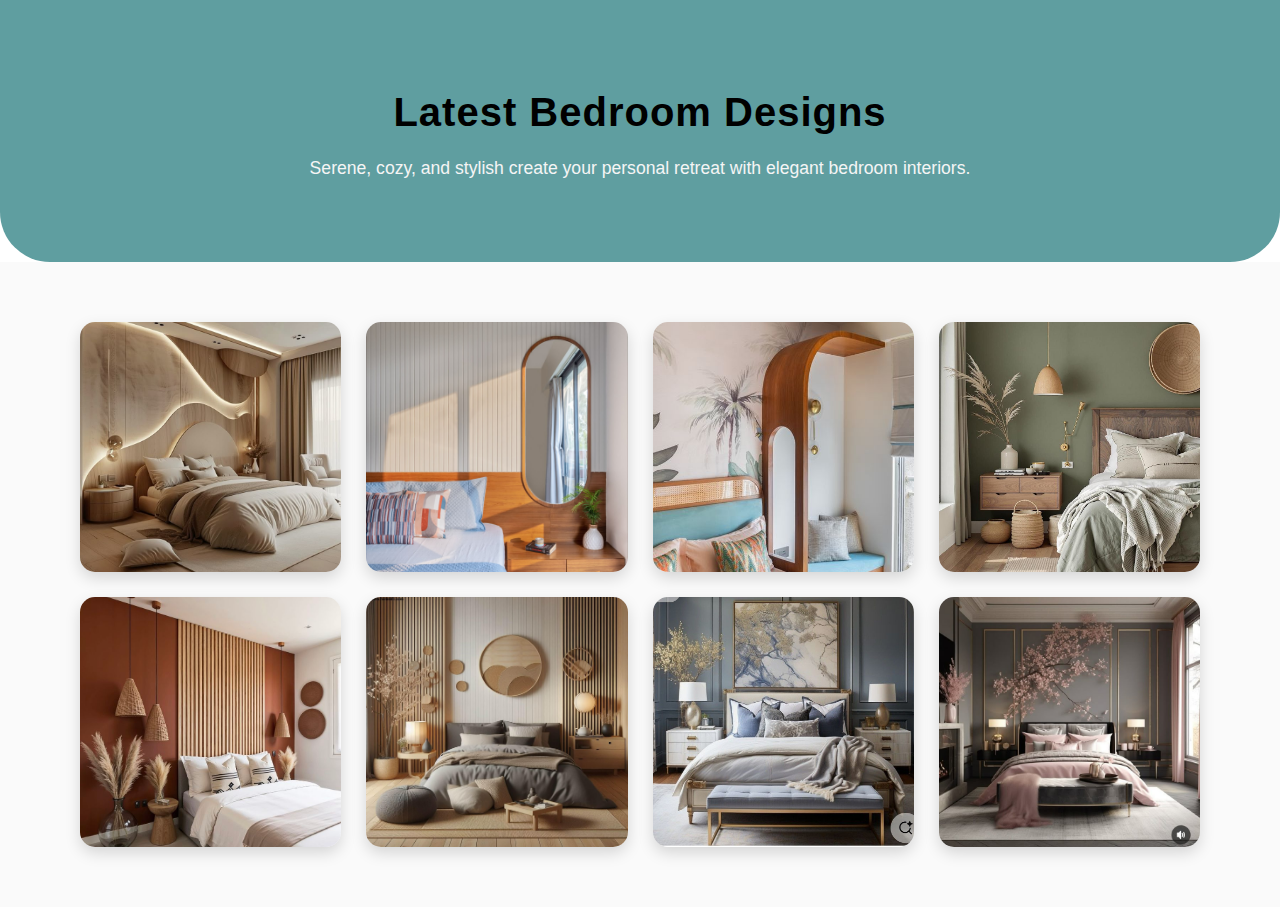
<file: bedroom.html>
<!DOCTYPE html>
<html lang="en">
<head>
  <meta charset="UTF-8">
  <meta name="viewport" content="width=device-width, initial-scale=1.0">
  <title>Kitchen Designs | ArtoSpace</title>
</head>
<style>
    /* General Reset */
* {
  margin: 0;
  padding: 0;
  box-sizing: border-box;
}

body {
  font-family: 'Poppins', sans-serif;
  background-color: #ffffff;
  line-height: 1.6;
}

/* Header Section */
.page-header {
  text-align: center;
  background: cadetblue;
  color: #111;
  padding: 80px 20px;
  border-bottom-left-radius: 50px;
  border-bottom-right-radius: 50px;
}

.page-header h1 {
  font-size: 2.5rem;
  color:black;
  margin-bottom: 10px;
  letter-spacing: 1px;
}

.page-header p {
  font-size: 1.1rem;
  max-width: 700px;
  margin: 0 auto;
  color: #f5f5f5;
}

/* Gallery Section */
.gallery {
  display: grid;
  grid-template-columns: repeat(4, 1fr); /* 4 images per row */
  gap: 25px;
  padding: 60px 80px;
  background-color: #fafafa;
}

.gallery img {
  width: 100%;
  height: 250px;
  object-fit: cover;
  border-radius: 15px;
  box-shadow: 0 6px 15px rgba(0, 0, 0, 0.15);
  transition: transform 0.3s ease, box-shadow 0.3s ease;
}

.gallery img:hover {
  transform: scale(1.05);
  box-shadow: 0 8px 20px rgba(0, 0, 0, 0.25);
}

/* Responsive */
@media (max-width: 768px) {
  .page-header {
    padding: 70px 20px;
  }

  .page-header h1 {
    font-size: 2rem;
  }

  .gallery {
    padding: 40px 20px;
    grid-template-columns: repeat(2, 1fr); 

  }
}

@media (max-width: 480px) {
  .page-header h1 {
    font-size: 1.6rem;
  }

  .page-header p {
    font-size: 1rem;
  }
  .gallery {
    padding: 40px 20px;
    grid-template-columns: repeat(1, 1fr);

  }
}

</style>
<body>
  <header class="page-header">
    <h1>Latest Bedroom Designs</h1>
    <p>Serene, cozy, and stylish create your personal retreat with elegant bedroom interiors.</p>

  </header>

  <section class="gallery ">
    <img src="./bedroom1.jpg" alt="Bedroom Design 1">
    <img src="./bedroom2.jpg" alt="Bedroom Design 2">
    <img src="./bedroom3.jpg" alt="Bedroom Design 3">
    <img src="./bedroom4.jpg" alt="Bedroom Design 3">
    <img src="./bedroom5.jpg" alt="Bedroom Design 3">
    <img src="./bedroom6.jpg" alt="Bedroom Design 3">
    <img src="./bedroom7.jpg" alt="Bedroom Design 3">
    <img src="./bedroom8.jpg" alt="Bedroom Design 3">
  </section>

</body>
</html>
</file>
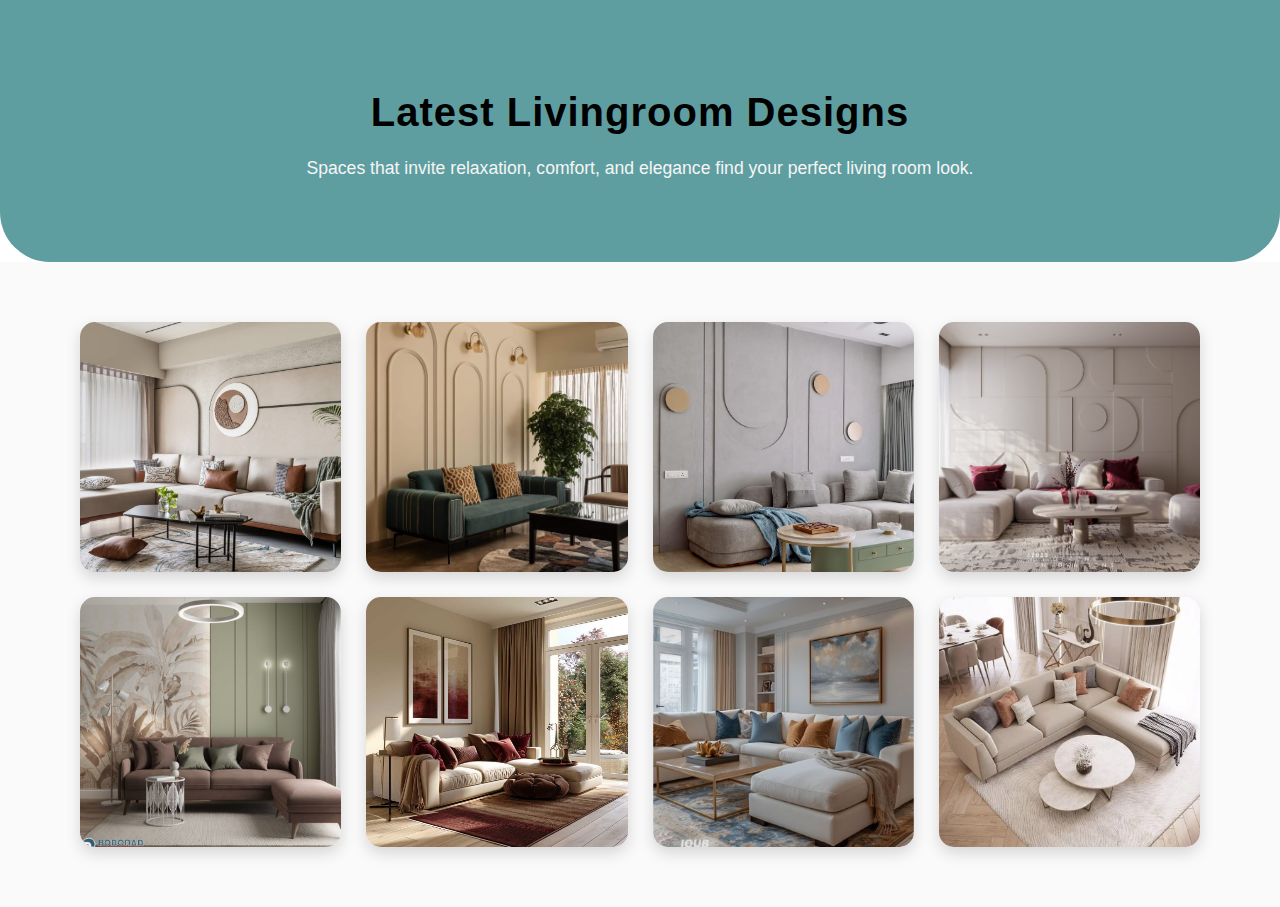
<file: living.html>
<!DOCTYPE html>
<html lang="en">
<head>
  <meta charset="UTF-8">
  <meta name="viewport" content="width=device-width, initial-scale=1.0">
  <title>Kitchen Designs | ArtoSpace</title>
</head>
<style>
    /* General Reset */
* {
  margin: 0;
  padding: 0;
  box-sizing: border-box;
}

body {
  font-family: 'Poppins', sans-serif;
  background-color: #ffffff;
  line-height: 1.6;
}

/* Header Section */
.page-header {
  text-align: center;
  background: cadetblue;
  color: #111;
  padding: 80px 20px;
  border-bottom-left-radius: 50px;
  border-bottom-right-radius: 50px;
}

.page-header h1 {
  font-size: 2.5rem;
  color: black;
  margin-bottom: 10px;
  letter-spacing: 1px;
}

.page-header p {
  font-size: 1.1rem;
  max-width: 700px;
  margin: 0 auto;
  color: #f5f5f5;
}

/* Gallery Section */
.gallery {
  display: grid;
  grid-template-columns: repeat(4, 1fr); /* 4 images per row */
  gap: 25px;
  padding: 60px 80px;
  background-color: #fafafa;
}

.gallery img {
  width: 100%;
  height: 250px;
  object-fit: cover;
  border-radius: 15px;
  box-shadow: 0 6px 15px rgba(0, 0, 0, 0.15);
  transition: transform 0.3s ease, box-shadow 0.3s ease;
}

.gallery img:hover {
  transform: scale(1.05);
  box-shadow: 0 8px 20px rgba(0, 0, 0, 0.25);
}

/* Responsive */
@media (max-width: 768px) {
  .page-header {
    padding: 70px 20px;
  }

  .page-header h1 {
    font-size: 2rem;
  }

  .gallery {
    padding: 40px 20px;
    grid-template-columns: repeat(2, 1fr); 

  }
}

@media (max-width: 480px) {
  .page-header h1 {
    font-size: 1.6rem;
  }

  .page-header p {
    font-size: 1rem;
  }
  .gallery {
    padding: 40px 20px;
    grid-template-columns: repeat(1, 1fr);

  }
}

</style>
<body>
  <header class="page-header">
    <h1>Latest Livingroom Designs</h1>
    <p>Spaces that invite relaxation, comfort, and elegance find your perfect living room look.</p>

  </header>

  <section class="gallery ">
    <img src="living1.jpg" alt="living room Design 1">
    <img src="living2.jpg" alt="living room Design 1">
    <img src="living3.jpg" alt="living room Design 1">
    <img src="living4.jpg" alt="living room Design 1">
    <img src="living5.jpg" alt="living room Design 1">
    <img src="living6.jpg" alt="living room Design 1">
    <img src="living7.jpg" alt="living room Design 1">
    <img src="living8.jpg" alt="living room Design 1">
   
  </section>

</body>
</html>
</file>
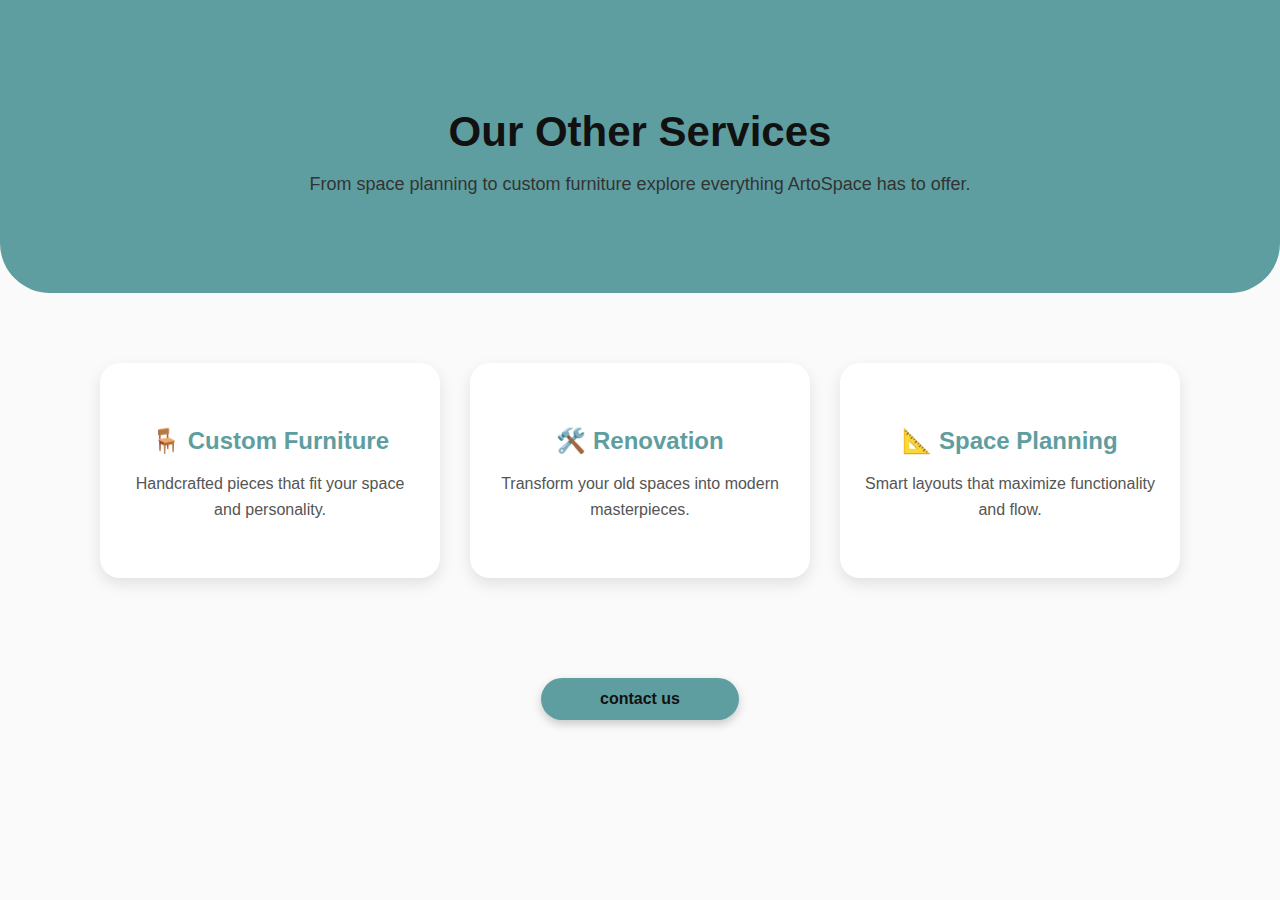
<file: otherser.html>
<!DOCTYPE html>
<html lang="en">
<head>
  <meta charset="UTF-8">
  <meta name="viewport" content="width=device-width, initial-scale=1.0">
  <title>Other Services | ArtoSpace</title>
</head>
<style>

body {
  margin: 0;
  font-family: 'Poppins', sans-serif;
  background-color: #fafafa;
  color: #222;
}

.page-header {
  text-align: center;
  background: cadetblue;
  color: #111;
  padding: 80px 20px;
  border-bottom-left-radius: 50px;
  border-bottom-right-radius: 50px;
}

.page-header h1 {
  font-size: 42px;
  margin-bottom: 10px;
  font-weight: 700;
}

.page-header p {
  font-size: 18px;
  color: #333;
}

.services-list {
  display: grid;
  grid-template-columns: repeat(3, 1fr);
  gap: 30px;
  padding: 70px 100px;
}

.service-item {
  background-color: #fff;
  border-radius: 20px;
  box-shadow: 0 6px 15px rgba(0, 0, 0, 0.1);
  text-align: center;
  padding: 40px 25px;
  transition: transform 0.3s ease, box-shadow 0.3s ease;
}

.service-item:hover {
  transform: translateY(-10px);
  box-shadow: 0 10px 25px rgba(0, 0, 0, 0.2);
}

.service-item h3 {
  font-size: 24px;
  margin-bottom: 15px;
  color:cadetblue;
}

.service-item p {
  font-size: 16px;
  color: #555;
  line-height: 1.6;
}
a {
  display: flex;
  align-items: center;
  justify-content: center;
  background-color:cadetblue;
  color: #111;
  font-weight: 600;
  border: none;
  border-radius: 30px;
  padding: 12px 35px;
  font-size: 16px;
  cursor: pointer;
  width: 10%;
  text-decoration: none;
  transition: all 0.3s ease;
  margin: 30px auto; /* centers horizontally */
  box-shadow: 0 4px 10px rgba(0, 0, 0, 0.2);
}

a:hover {
  background-color: transparent;
  color: cadetblue;
  border: 3px solid cadetblue;
  transform: translateY(-3px);
  box-shadow: 0 6px 15px rgba(0, 0, 0, 0.3);
}
@media (max-width: 992px) {
  .services-list {
    grid-template-columns: repeat(3, 1fr);
    padding: 60px 50px;
  }
  a{
    width: 20%;
    padding-left: 4%;
  }
}

@media (max-width: 576px) {
  .services-list {
    grid-template-columns: 1fr;
    padding: 40px 20px;
  }

  .page-header h1 {
    font-size: 32px;
  }
  a{
    width: 20%;
    padding-left: 6%;
  }
 
}

</style>
<body>
  <header class="page-header">
    <h1>Our Other Services</h1>
    <p>From space planning to custom furniture explore everything ArtoSpace has to offer.</p>
  </header>

  <section class="services-list">
    <div class="service-item">
      <h3>🪑 Custom Furniture</h3>
      <p>Handcrafted pieces that fit your space and personality.</p>
    </div>
    <div class="service-item">
      <h3>🛠️ Renovation</h3>
      <p>Transform your old spaces into modern masterpieces.</p>
    </div>
    <div class="service-item">
      <h3>📐 Space Planning</h3>
      <p>Smart layouts that maximize functionality and flow.</p>
    </div>
  </section>
<a href="./contact-us.html">contact us</a></body>
</html>
</file>
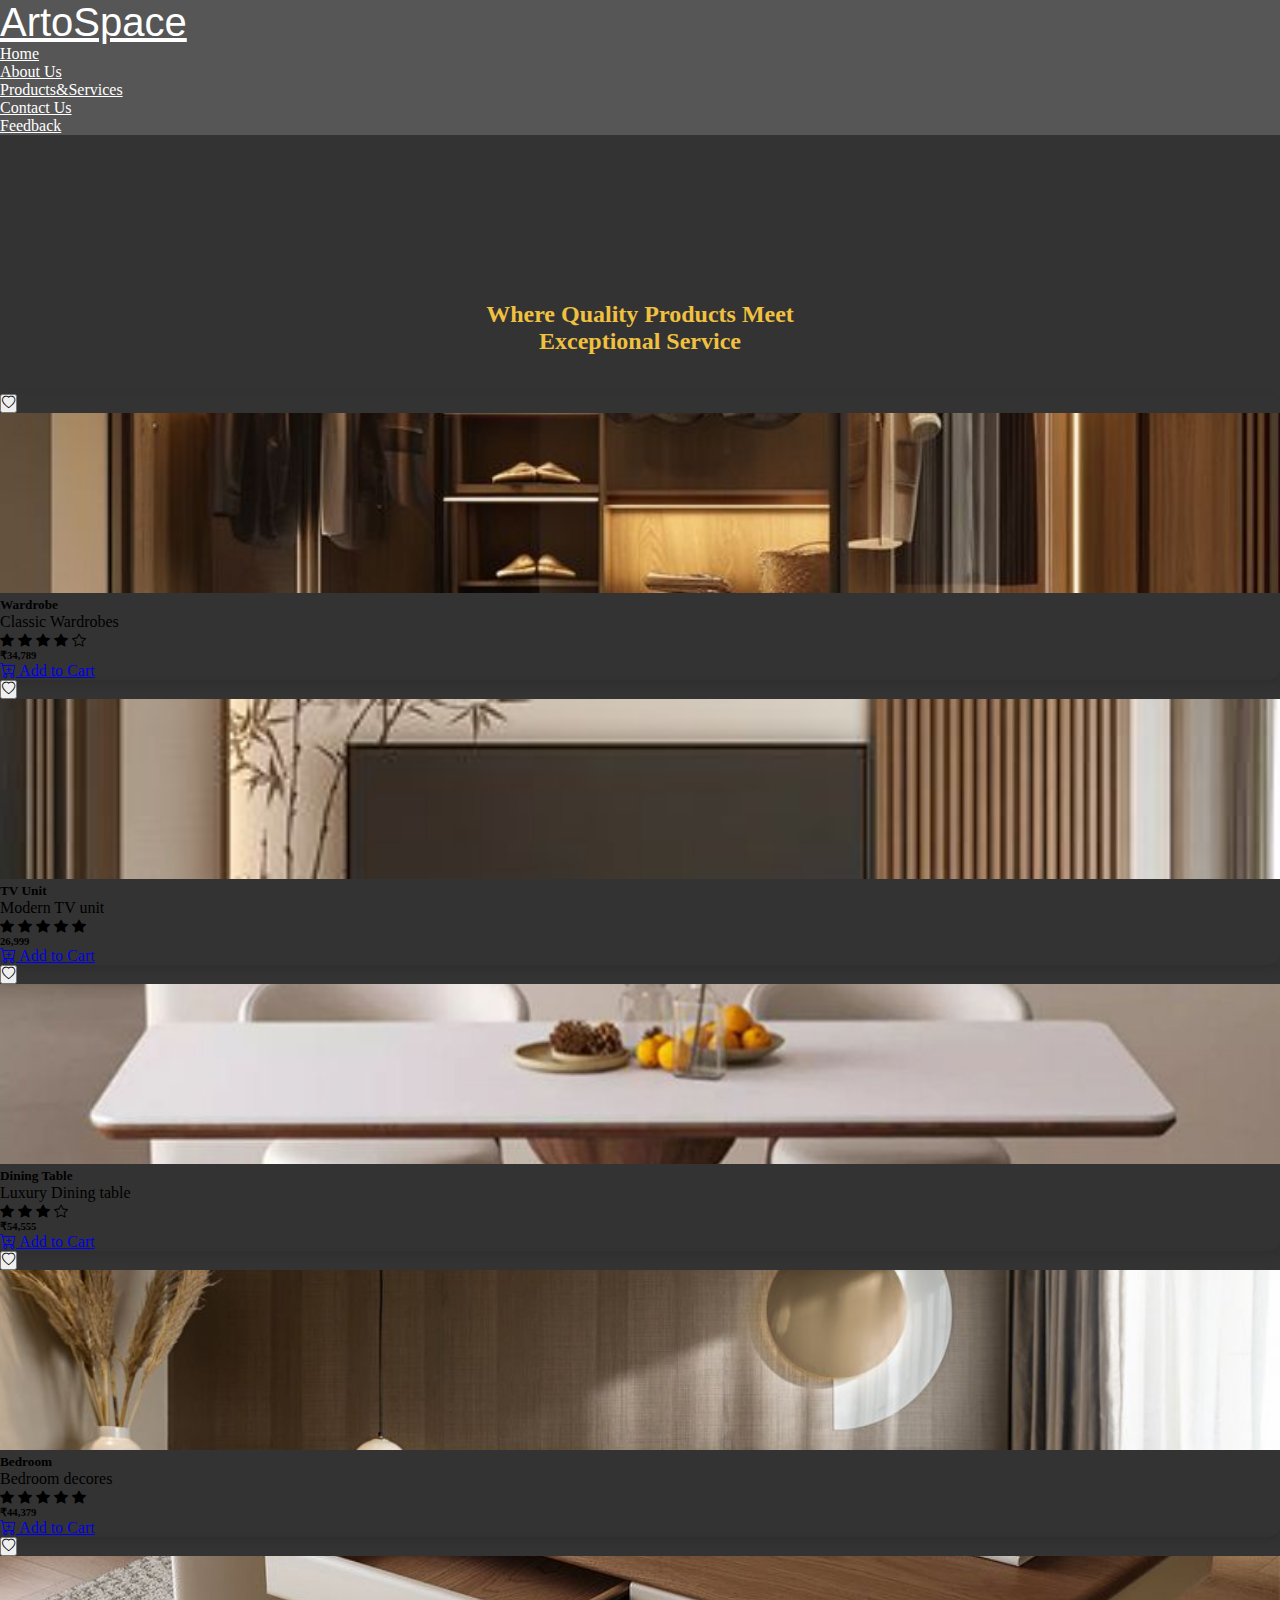
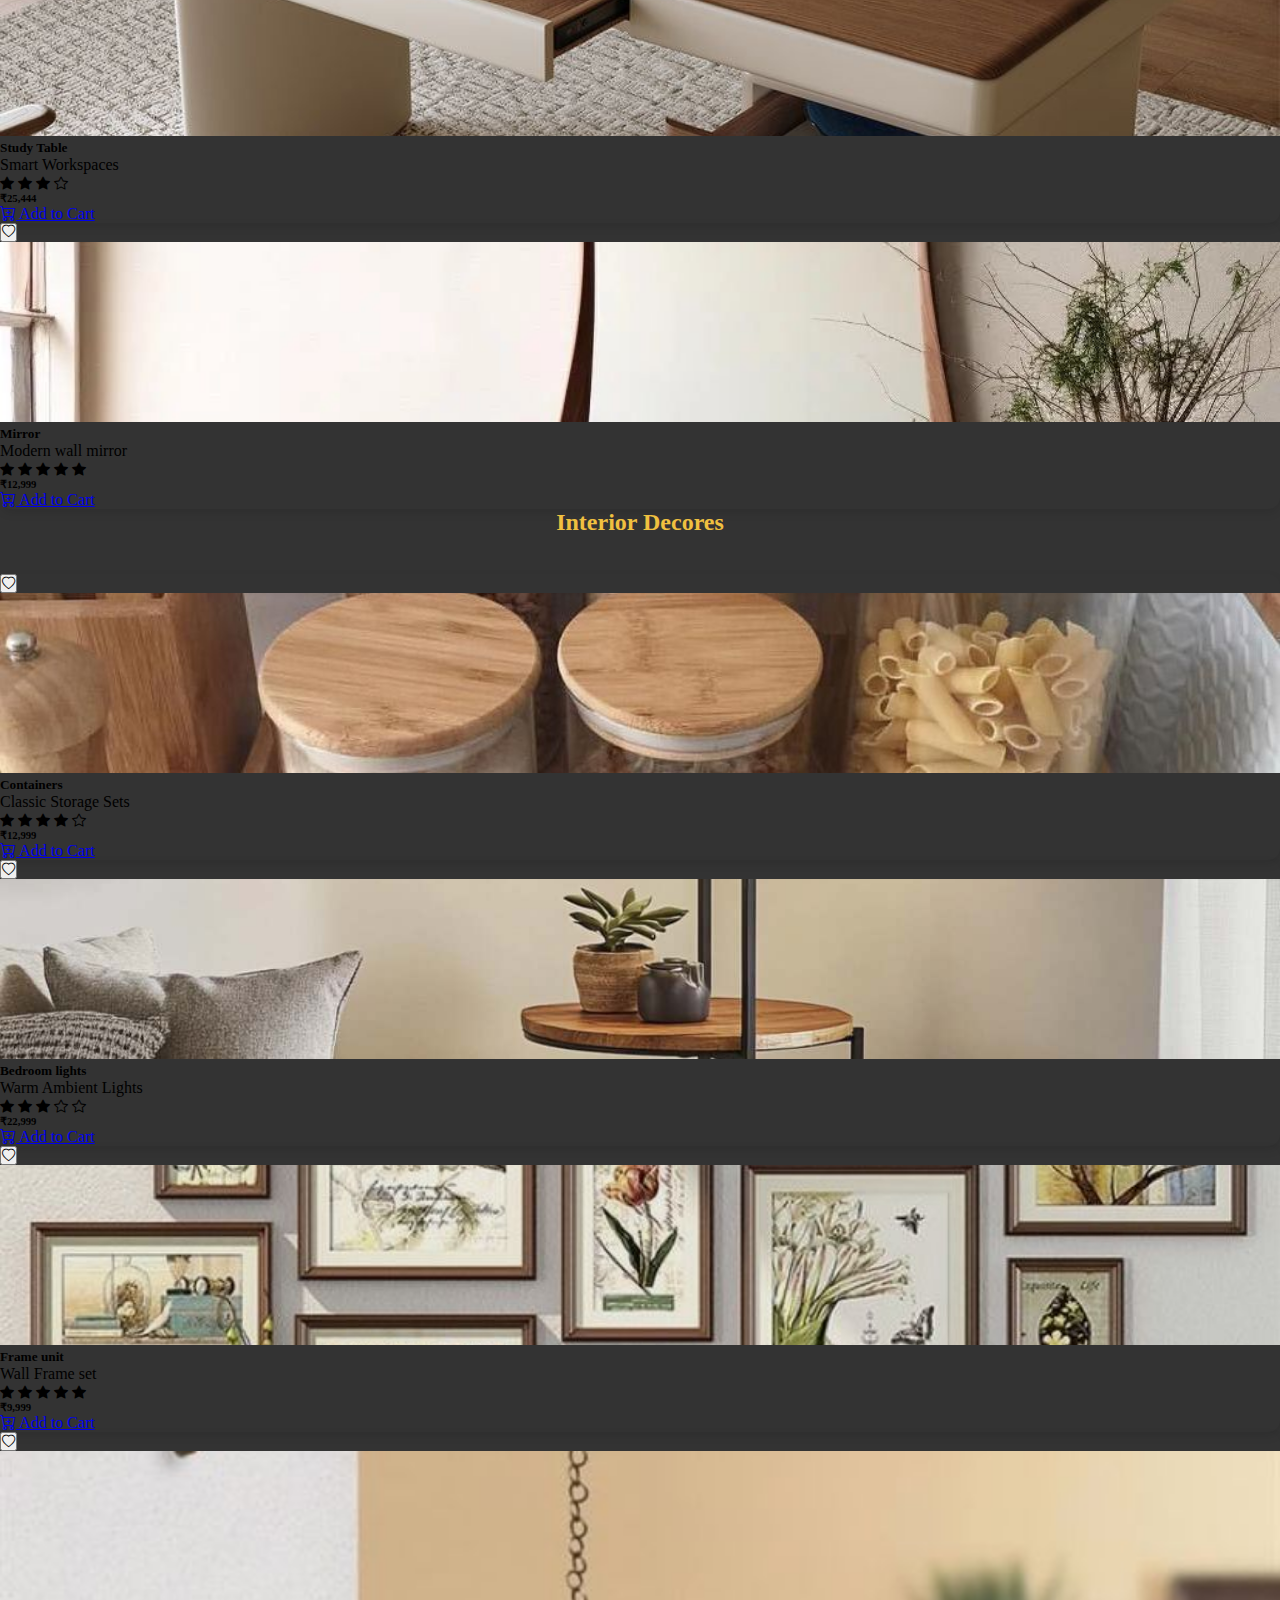
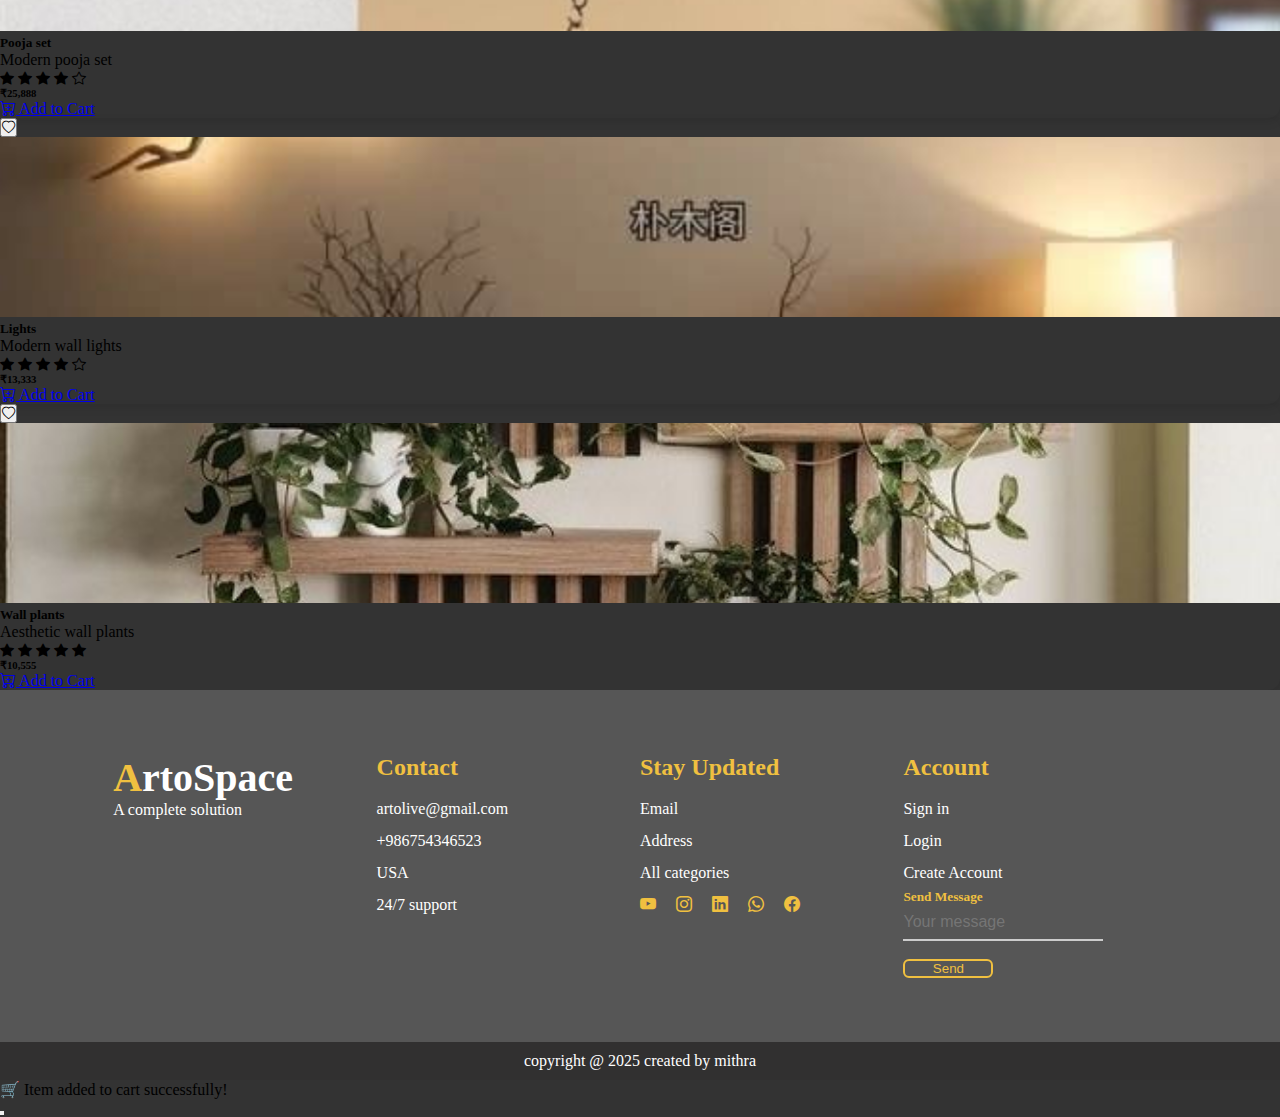
<file: pro&ser.html>
<!DOCTYPE html>
<html lang="en">

<head>
    <meta charset="UTF-8">
    <meta http-equiv="X-UA-Compatible" content="IE=edge">
    <meta name="viewport" content="width=device-width, initial-scale=1.0">
    <title>Document</title>
    <link rel="stylesheet" href="./pro&ser.css">
    <link href="https://cdn.jsdelivr.net/npm/bootstrap@5.3.8/dist/css/bootstrap.min.css" rel="stylesheet" integrity="sha384-sRIl4kxILFvY47J16cr9ZwB07vP4J8+LH7qKQnuqkuIAvNWLzeN8tE5YBujZqJLB" crossorigin="anonymous">
    <link rel="stylesheet" href="https://cdn.jsdelivr.net/npm/bootstrap-icons@1.11.1/font/bootstrap-icons.css">
</head>

<body>
      <!-- nav -->
  <nav class="navbar navbar-expand-lg fixed-top">
    <div class="container-fluid">
      <a class="navbar-brand" href="#"
        style="font-size: 40px; font-family:Arial, Helvetica, sans-serif;">ArtoSpace</a>
      <button class="navbar-toggler" type="button" data-bs-toggle="collapse" data-bs-target="#navbarNav"
        aria-controls="navbarNav" aria-expanded="false" aria-label="Toggle navigation">
        <span class="navbar-toggler-icon"></span>
      </button>
      <div class="collapse navbar-collapse" id="navbarNav">
        <ul class="navbar-nav ms-auto">
          <li class="nav-item">
            <a class="nav-link active" aria-current="page" href="./index.html">Home</a>
          </li>
          <li class="nav-item">
            <a class="nav-link active" href="./about.html">About Us</a>
          </li>
          <li class="nav-item">
            <a class="nav-link active" href="./pro&ser.html">Products&Services</a>
          </li>
          <li class="nav-item">
            <a class="nav-link active" href="./contact-us.html">Contact Us</a>
          </li>
          <li class="nav-item">
            <a class="nav-link active" href="#">Feedback</a>
          </li>
        </ul>
      </div>
    </div>
  </nav>


    <div class="container mt-5">
        <h2>Where Quality Products Meet <br> Exceptional Service</h2>
    </div>
    <div class="container mt-5">
        <div class="row g-3">
            <div class="col-6 col-md-4 col-lg-2 mb-4">
                <div class="card product-card h-100 text-center">
                    <button class="btn btn-light wishlist-btn position-absolute top-0 end-0 m-2 rounded-circle shadow-sm">
                        <i class="bi bi-heart"></i>
                      </button>
                  <img src="./wardrobe outfit wardrobe essential wardrobe aesthetic wardrobe clothes wardrobe ideas.jpeg" 
                       class="card-img-top" 
                       alt="Wardrobe">
              
                  <div class="card-body">
                    <h5 class="card-title mb-2">Wardrobe</h5>
                    <p class="text-muted small mb-1">Classic Wardrobes</p>
              
                    <div class="rating mb-2">
                      <i class="bi bi-star-fill text-warning"></i>
                      <i class="bi bi-star-fill text-warning"></i>
                      <i class="bi bi-star-fill text-warning"></i>
                      <i class="bi bi-star-fill text-warning"></i>
                      <i class="bi bi-star text-warning"></i>
                    </div>
              
                    <h6 class="fw-bold mb-3">₹34,789</h6>
              
                    <a href="#" class="btn btn-outline-dark btn-sm">
                      <i class="bi bi-cart-plus me-1"></i> Add to Cart
                    </a>
                  </div>
                </div>
            </div>

            <div class="col-6 col-md-4 col-lg-2 mb-4">
                <div class="card product-card h-100 text-center">
                    <button class="btn btn-light wishlist-btn position-absolute top-0 end-0 m-2 rounded-circle shadow-sm">
                        <i class="bi bi-heart"></i>
                      </button>
                  <img src="./tv-unit.jpg" 
                       class="card-img-top" 
                       alt="Wardrobe">
              
                  <div class="card-body">
                    <h5 class="card-title mb-2">TV Unit</h5>
                    <p class="text-muted small mb-1">Modern TV unit</p>
              
                    <div class="rating mb-2">
                      <i class="bi bi-star-fill text-warning"></i>
                      <i class="bi bi-star-fill text-warning"></i>
                      <i class="bi bi-star-fill text-warning"></i>
                      <i class="bi bi-star-fill text-warning"></i>
                      <i class="bi bi-star-fill text-warning"></i>
                    </div>
              
                    <h6 class="fw-bold mb-3">26,999</h6>
              
                    <a href="#" class="btn btn-outline-dark btn-sm">
                      <i class="bi bi-cart-plus me-1"></i> Add to Cart
                    </a>
                  </div>
                </div>
              </div>
              <div class="col-6 col-md-4 col-lg-2 mb-4">
                <div class="card product-card h-100 text-center">
                    <button class="btn btn-light wishlist-btn position-absolute top-0 end-0 m-2 rounded-circle shadow-sm">
                        <i class="bi bi-heart"></i>
                      </button>
                  <img src="./dining-table.jpg" 
                       class="card-img-top" 
                       alt="Wardrobe">
              
                  <div class="card-body">
                    <h5 class="card-title mb-2">Dining Table</h5>
                    <p class="text-muted small mb-1">Luxury Dining table</p>
              
                    <div class="rating mb-2">
                      <i class="bi bi-star-fill text-warning"></i>
                      <i class="bi bi-star-fill text-warning"></i>
                      <i class="bi bi-star-fill text-warning"></i>
                      <i class="bi bi-star- text-warning"></i>
                      <i class="bi bi-star text-warning"></i>
                    </div>
              
                    <h6 class="fw-bold mb-3">₹54,555</h6>
              
                    <a href="#" class="btn btn-outline-dark btn-sm">
                      <i class="bi bi-cart-plus me-1"></i> Add to Cart
                    </a>
                  </div>
                </div>
              </div>
              <div class="col-6 col-md-4 col-lg-2 mb-4">
                <div class="card product-card h-100 text-center">
                    <button class="btn btn-light wishlist-btn position-absolute top-0 end-0 m-2 rounded-circle shadow-sm">
                        <i class="bi bi-heart"></i>
                      </button>
                  <img src="./bedroom-lighting.jpg" 
                       class="card-img-top" 
                       alt="Wardrobe">
              
                  <div class="card-body">
                    <h5 class="card-title mb-2">Bedroom</h5>
                    <p class="text-muted small mb-1">Bedroom decores</p>
              
                    <div class="rating mb-2">
                      <i class="bi bi-star-fill text-warning"></i>
                      <i class="bi bi-star-fill text-warning"></i>
                      <i class="bi bi-star-fill text-warning"></i>
                      <i class="bi bi-star-fill text-warning"></i>
                      <i class="bi bi-star-fill text-warning"></i>
                    </div>
              
                    <h6 class="fw-bold mb-3">₹44,379</h6>
              
                    <a href="#" class="btn btn-outline-dark btn-sm">
                      <i class="bi bi-cart-plus me-1"></i> Add to Cart
                    </a>
                  </div>
                </div>
              </div>
              <div class="col-6 col-md-4 col-lg-2 mb-4">
                <div class="card product-card h-100 text-center">
                    <button class="btn btn-light wishlist-btn position-absolute top-0 end-0 m-2 rounded-circle shadow-sm">
                        <i class="bi bi-heart"></i>
                      </button>
                  <img src="./study-table.jpg" 
                       class="card-img-top" 
                       alt="Wardrobe">
              
                  <div class="card-body">
                    <h5 class="card-title mb-2">Study Table</h5>
                    <p class="text-muted small mb-1">Smart Workspaces</p>
              
                    <div class="rating mb-2">
                      <i class="bi bi-star-fill text-warning"></i>
                      <i class="bi bi-star-fill text-warning"></i>
                      <i class="bi bi-star-fill text-warning"></i>
                      <i class="bi bi-star- text-warning"></i>
                      <i class="bi bi-star text-warning"></i>
                    </div>
              
                    <h6 class="fw-bold mb-3">₹25,444</h6>
              
                    <a href="#" class="btn btn-outline-dark btn-sm">
                      <i class="bi bi-cart-plus me-1"></i> Add to Cart
                    </a>
                  </div>
                </div>
              </div>
              <div class="col-6 col-md-4 col-lg-2 mb-4">
                <div class="card product-card h-100 text-center">
                    <button class="btn btn-light wishlist-btn position-absolute top-0 end-0 m-2 rounded-circle shadow-sm">
                        <i class="bi bi-heart"></i>
                      </button>
                  <img src="./mirror.jpg" 
                       class="card-img-top" 
                       alt="Wardrobe">
              
                  <div class="card-body">
                    <h5 class="card-title mb-2">Mirror</h5>
                    <p class="text-muted small mb-1">Modern wall mirror</p>
              
                    <div class="rating mb-2">
                      <i class="bi bi-star-fill text-warning"></i>
                      <i class="bi bi-star-fill text-warning"></i>
                      <i class="bi bi-star-fill text-warning"></i>
                      <i class="bi bi-star-fill text-warning"></i>
                      <i class="bi bi-star-fill text-warning"></i>
                    </div>
              
                    <h6 class="fw-bold mb-3">₹12,999</h6>
              
                    <a href="#" class="btn btn-outline-dark btn-sm">
                      <i class="bi bi-cart-plus me-1"></i> Add to Cart
                    </a>
                  </div>
                </div>
              </div>
        </div>
    </div>

    <div class="service">
        <h2>Interior Decores</h2>
    </div>

    <div class="container">
        <div class="row g-3">
            <div class="col-6 col-md-4 col-lg-2 mb-4">
                <div class="card product-card h-100 text-center">
                    <button class="btn btn-light wishlist-btn position-absolute top-0 end-0 m-2 rounded-circle shadow-sm">
                        <i class="bi bi-heart"></i>
                      </button>
                  <img src="./decor6.jpg" 
                       class="card-img-top" 
                       alt="Wardrobe">
              
                  <div class="card-body">
                    <h5 class="card-title mb-2">Containers</h5>
                    <p class="text-muted small mb-1">Classic Storage Sets</p>
              
                    <div class="rating mb-2">
                      <i class="bi bi-star-fill text-warning"></i>
                      <i class="bi bi-star-fill text-warning"></i>
                      <i class="bi bi-star-fill text-warning"></i>
                      <i class="bi bi-star-fill text-warning"></i>
                      <i class="bi bi-star text-warning"></i>
                    </div>
              
                    <h6 class="fw-bold mb-3">₹12,999</h6>
              
                    <a href="#" class="btn btn-outline-dark btn-sm">
                      <i class="bi bi-cart-plus me-1"></i> Add to Cart
                    </a>
                  </div>
                </div>
              </div>

              <div class="col-6 col-md-4 col-lg-2 mb-4">
                <div class="card product-card h-100 text-center">
                    <button class="btn btn-light wishlist-btn position-absolute top-0 end-0 m-2 rounded-circle shadow-sm">
                        <i class="bi bi-heart"></i>
                      </button>
                  <img src="./decor5.jpg" 
                       class="card-img-top" 
                       alt="Wardrobe">
              
                  <div class="card-body">
                    <h5 class="card-title mb-2">Bedroom lights</h5>
                    <p class="text-muted small mb-1">Warm Ambient Lights</p>
              
                    <div class="rating mb-2">
                      <i class="bi bi-star-fill text-warning"></i>
                      <i class="bi bi-star-fill text-warning"></i>
                      <i class="bi bi-star-fill text-warning"></i>
                      <i class="bi bi-star text-warning"></i>
                      <i class="bi bi-star text-warning"></i>
                    </div>
              
                    <h6 class="fw-bold mb-3">₹22,999</h6>
              
                    <a href="#" class="btn btn-outline-dark btn-sm">
                      <i class="bi bi-cart-plus me-1"></i> Add to Cart
                    </a>
                  </div>
                </div>
              </div>


              <div class="col-6 col-md-4 col-lg-2 mb-4">
                <div class="card product-card h-100 text-center">
                    <button class="btn btn-light wishlist-btn position-absolute top-0 end-0 m-2 rounded-circle shadow-sm">
                        <i class="bi bi-heart"></i>
                      </button>
                  <img src="./decor4.jpg" 
                       class="card-img-top" 
                       alt="Wardrobe">
              
                  <div class="card-body">
                    <h5 class="card-title mb-2">Frame unit</h5>
                    <p class="text-muted small mb-1"> Wall Frame set</p>
              
                    <div class="rating mb-2">
                      <i class="bi bi-star-fill text-warning"></i>
                      <i class="bi bi-star-fill text-warning"></i>
                      <i class="bi bi-star-fill text-warning"></i>
                      <i class="bi bi-star-fill text-warning"></i>
                      <i class="bi bi-star-fill text-warning"></i>
                    </div>
              
                    <h6 class="fw-bold mb-3">₹9,999</h6>
              
                    <a href="#" class="btn btn-outline-dark btn-sm">
                      <i class="bi bi-cart-plus me-1"></i> Add to Cart
                    </a>
                  </div>
                </div>
              </div>

              <div class="col-6 col-md-4 col-lg-2 mb-4">
                <div class="card product-card h-100 text-center">
                    <button class="btn btn-light wishlist-btn position-absolute top-0 end-0 m-2 rounded-circle shadow-sm">
                        <i class="bi bi-heart"></i>
                      </button>
                  <img src="./decor3.jpg" 
                       class="card-img-top" 
                       alt="Wardrobe">
              
                  <div class="card-body">
                    <h5 class="card-title mb-2">Pooja set</h5>
                    <p class="text-muted small mb-1">Modern pooja set</p>
              
                    <div class="rating mb-2">
                      <i class="bi bi-star-fill text-warning"></i>
                      <i class="bi bi-star-fill text-warning"></i>
                      <i class="bi bi-star-fill text-warning"></i>
                      <i class="bi bi-star-fill text-warning"></i>
                      <i class="bi bi-star text-warning"></i>
                    </div>
              
                    <h6 class="fw-bold mb-3">₹25,888</h6>
              
                    <a href="#" class="btn btn-outline-dark btn-sm">
                      <i class="bi bi-cart-plus me-1"></i> Add to Cart
                    </a>
                  </div>
                </div>
              </div>
              <div class="col-6 col-md-4 col-lg-2 mb-4">
                <div class="card product-card h-100 text-center">
                    <button class="btn btn-light wishlist-btn position-absolute top-0 end-0 m-2 rounded-circle shadow-sm">
                        <i class="bi bi-heart"></i>
                      </button>
                  <img src="./decor2.jpg" 
                       class="card-img-top" 
                       alt="Wardrobe">
              
                  <div class="card-body">
                    <h5 class="card-title mb-2">Lights</h5>
                    <p class="text-muted small mb-1">Modern wall lights</p>
              
                    <div class="rating mb-2">
                      <i class="bi bi-star-fill text-warning"></i>
                      <i class="bi bi-star-fill text-warning"></i>
                      <i class="bi bi-star-fill text-warning"></i>
                      <i class="bi bi-star-fill text-warning"></i>
                      <i class="bi bi-star text-warning"></i>
                    </div>
              
                    <h6 class="fw-bold mb-3">₹13,333</h6>
              
                    <a href="#" class="btn btn-outline-dark btn-sm">
                      <i class="bi bi-cart-plus me-1"></i> Add to Cart
                    </a>
                  </div>
                </div>
              </div>
              <div class="col-6 col-md-4 col-lg-2 mb-4">
                <div class="card product-card h-100 text-center">
                    <button class="btn btn-light wishlist-btn position-absolute top-0 end-0 m-2 rounded-circle shadow-sm">
                        <i class="bi bi-heart"></i>
                      </button>
                  <img src="./decor1.jpg" 
                       class="card-img-top" 
                       alt="Wardrobe">
              
                  <div class="card-body">
                    <h5 class="card-title mb-2">Wall plants</h5>
                    <p class="text-muted small mb-1">Aesthetic wall plants</p>
              
                    <div class="rating mb-2">
                      <i class="bi bi-star-fill text-warning"></i>
                      <i class="bi bi-star-fill text-warning"></i>
                      <i class="bi bi-star-fill text-warning"></i>
                      <i class="bi bi-star-fill text-warning"></i>
                      <i class="bi bi-star-fill text-warning"></i>
                    </div>
              
                    <h6 class="fw-bold mb-3">₹10,555</h6>
              
                    <a href="#" class="btn btn-outline-dark btn-sm">
                      <i class="bi bi-cart-plus me-1"></i> Add to Cart
                    </a>
                  </div>
                </div>
              </div>
        </div>
    </div>

    <!-- footer -->
    <section>
        <div class="footer">
          <div class="f_box" id="art">
            <h1 class="navbar-brand" style="font-size: 40px;">ArtoSpace</h1>
            <p>A complete solution</p>
          </div>
          <div class="f_box">
            <h2>Contact</h2>
            <li>artolive@gmail.com</li>
            <li>+986754346523</li>
            <li>USA</li>
            <li>24/7 support</li>
          </div>
          <div class="f_box">
            <h2>Stay Updated</h2>
            <li>Email</li>
            <li>Address</li>
            <li>All categories</li>
            <div class="icons">
              <li><i class="bi bi-youtube"></i></li>
              <li><i class="bi bi-instagram"></i></li>
              <li><i class="bi bi-linkedin"></i></li>
              <li><i class="bi bi-whatsapp"></i></li>
              <li><i class="bi bi-facebook"></i></li>
            </div>
          </div>
          <div class="f_box">
            <h2>Account</h2>
            <li>Sign in</li>
            <li>Login</li>
            <li>Create Account</li>
            <div class="send">
              <h5>Send Message</h5>
              <form id="contact-form">
              <input name="message" placeholder="Your message" required> <br>  <br>
              <button type="submit">Send</button>
            </form>
            </div>
          </div>
        </div>
        <footer>copyright @ 2025 created by mithra</footer>
      </section>

<script src="./pro&ser.js"></script>

    <!-- Toast (bottom-right corner) -->
<div class="position-fixed bottom-0 start-50 translate-middle-x p-3" style="z-index: 11">
    <div id="cartToast" class="toast align-items-center text-white bg-success border-0" role="alert">
      <div class="d-flex">
        <div class="toast-body">
          🛒 Item added to cart successfully!
        </div>
        <button type="button" class="btn-close btn-close-white me-2 m-auto" data-bs-dismiss="toast" aria-label="Close"></button>
      </div>
    </div>
  </div>

  <script src="https://cdn.jsdelivr.net/npm/bootstrap@5.3.8/dist/js/bootstrap.bundle.min.js"
  integrity="sha384-FKyoEForCGlyvwx9Hj09JcYn3nv7wiPVlz7YYwJrWVcXK/BmnVDxM+D2scQbITxI"
  crossorigin="anonymous"></script>
  

  
</body>

</html>
</file>
<file: pro&ser.css>
* {
    box-sizing: border-box;
    margin: 0;
    padding: 0;
}

html, body {
    overflow-x: hidden; 
    background-color: #333 !important;
}


/* nav */


.navbar {
    background-color: #565656;
    transition: background-color 0.4s ease, box-shadow 0.4s ease;
}

.navbar .navbar-toggler {
    border: none;
}

.navbar .navbar-toggler-icon {
    filter: invert(1);
    /* makes the icon white */
}

/* Navbar when scrolled */
.navbar.scrolled {
    background-color: #565656;
    box-shadow: 0 2px 10px rgba(0, 0, 0, 0.1);
}

.navbar-brand::first-letter {
    color: #f0c040;
}

/* Make navbar links and brand white */
.navbar .nav-link,
.navbar .navbar-brand {
    color: white !important;
    font-weight: 700px !important;
}

/* Optional: change color on hover */
.navbar .nav-link:hover {
    color: #f0c040 !important;
    /* goldish hover color */
}


.container h2 {
    padding-top: 10%;
    text-align: center;
    color: #f0c040;
}

.container {
    padding-top: 3%;
}

.card {
    border: none !important;
    box-shadow: 0 4px 10px rgba(0, 0, 0, 0.1) !important;
    transition: transform 0.3s ease, box-shadow 0.3s ease !important;
}

.card:hover {
    transform: translateY(-6px);
    box-shadow: 0 8px 16px #f0c040 !important;
}

.btn-primary {
    background-color: #f0c040 !important;
    border: none !important;
    color: #333 !important;
}


.btn-primary:hover {
    background-color: #e6b530 !important;
    color: #000 !important;
}


.product-card {
    border: none;
    border-radius: 12px;
    box-shadow: 0 4px 12px rgba(0, 0, 0, 0.1);
    transition: transform 0.3s ease, box-shadow 0.3s ease;
}

.product-card:hover {
    transform: translateY(-5px);
    box-shadow: 0 6px 18px rgba(0, 0, 0, 0.15);
}

.product-card img {
    width: 100%;
    height: 180px;
    object-fit: cover;
}

.rating i {
    font-size: 14px;
}

.btn-outline-dark:hover {
    background-color: #000;
    color: #fff;
}

.service h2 {
    color: #f0c040;
    text-align: center;
}

/* footer */

.footer {
    padding: 5% 1%;
    display: flex;
    justify-content: center;
    background-color: #565656;
    color: #fff;
}

.f_box {
    flex-basis: 21%;
}

.f_box li {
    list-style: none;
    padding: 7px 0;
    color: #fff;
}

.f_box h2 {
    color: #f0c040;
    padding-bottom: 12px;
}

footer {
    text-align: center;
    background-color: #313030;
    color: white;
    columns: #fff;
    padding: 10px 0;
}

.icons {
    display: flex;
    gap: 20px;
}

.icons i {
    color: #f0c040;
}

.icons i:hover {
    color: #ffffff;
    transition: 0.2s ease;
}

.send h5 {
    color: #f0c040;
}

.send input {
    border: none;
    border-bottom: 2px solid #ccc;
    outline: none;
    padding: 8px 0;
    width: 200px;
    font-size: 16px;
    background-color: transparent;
    transition: border-color 0.3s;
}

.send button {
    border: 2px solid #f0c040;
    border-radius: 6px;
    color: #f0c040;
    background-color: transparent;
    width: 90px;

}

@media (max-width: 768px) {
    .navbar-nav {
        background-color: #565656 !important;
        text-align: center;
        border-radius: 10px;
        padding: 10px 0;
    }

    .navbar-nav .nav-link {
        color: #f0c040 !important;
        padding: 10px;
        font-size: 18px;
    }

    .navbar-nav .nav-link:hover {
        color: white !important;
    }
    

    /* footer  adjustments */
    .f_box h1 {
        font-size: 20px !important;
    }

    .f_box h2,
    h5 {
        font-size: 20px;
    }

    .f_box li {
        font-size: 11px;
    }

    .icons {
        size: 13px;
        gap: 10px;
    }

    .navbar-brand {
        font-size: 20px !important;
    }

    .navbar-nav .nav-link {
        font-size: 18px;
    }

    .heading img {
        width: 90%;
        height: 580px !important;
    }

    .heading h2 {
        font-size: 25px;
        top: 36%;
    }

    .heading p {
        font-size: 14px;
        top: 50%;
    }

    .heading button {
        font-size: 12px;
        top: 64%;
        padding: 10px 10px;
    }
    @media (max-width: 480px) {
        .navbar-nav {
            background-color: #565656 !important;
            text-align: center;
            border-radius: 10px;
            padding: 10px 0;
        }

        .navbar-nav .nav-link {
            color: #f0c040 !important;
            padding: 10px;
            font-size: 11px;
        }

        .navbar-nav .nav-link:hover {
            color: white !important;
        }
        
        .footer {
            display: block;
            align-items: center;
            text-align: center;
        }


        .send {
            display: none;
        }

        .icons {
            display: flex;
            justify-content: center;
            align-items: center;
            gap: 10px;
        }
    }
}
</file>
